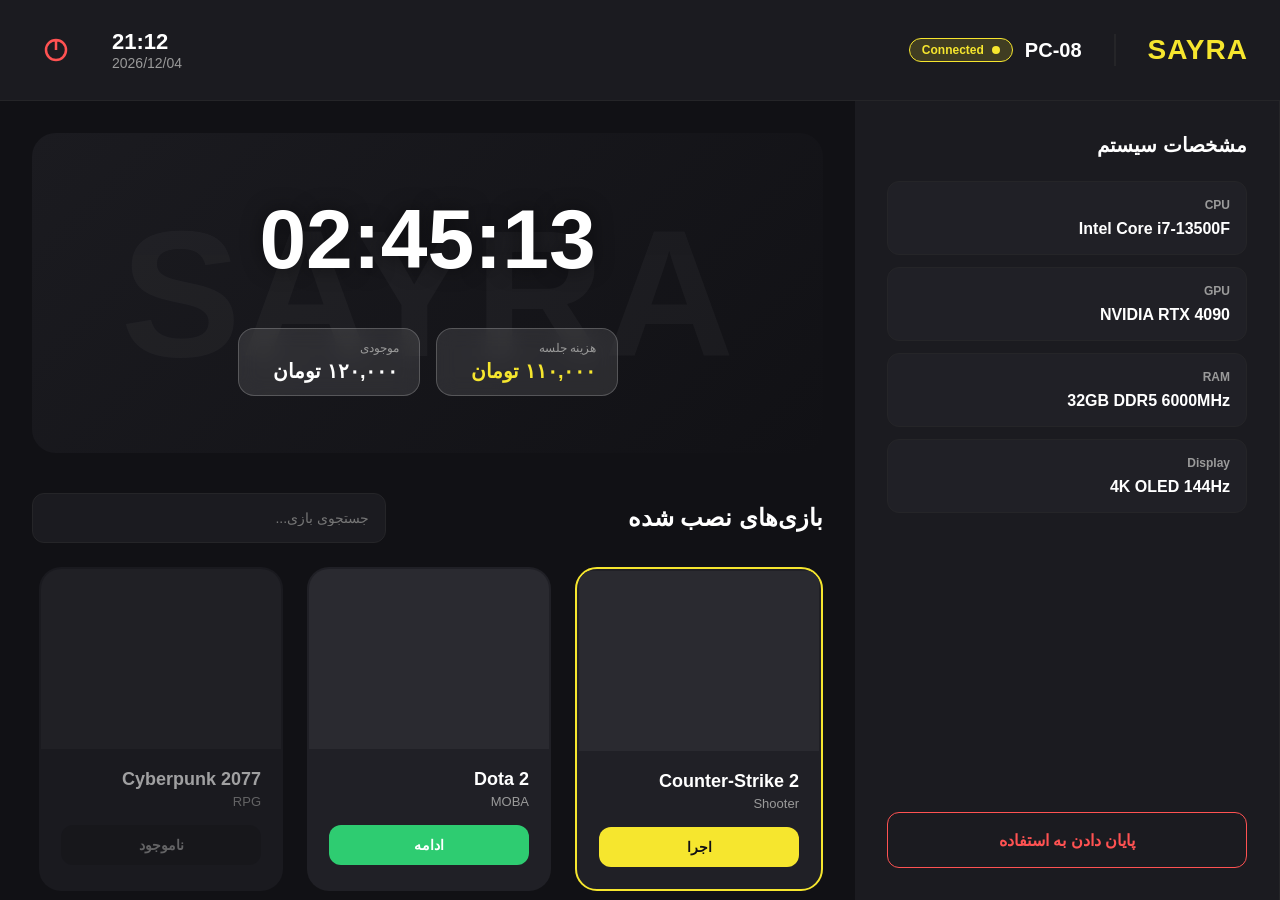
<file: ui_simulation/index.html>
<!DOCTYPE html>
<html lang="fa" dir="rtl">
<head>
    <meta charset="UTF-8">
    <meta name="viewport" content="width=device-width, initial-scale=1.0">
    <title>SAYRA Dashboard Simulation</title>
    <link rel="stylesheet" href="styles.css">
</head>
<body>
    <div class="app-container">
        <!-- Top Navigation -->
        <header class="top-nav">
            <div class="nav-left">
                <h1 class="logo">SAYRA</h1>
                <div class="divider"></div>
                <div class="pc-info">
                    <span class="pc-name">PC-08</span>
                    <div class="status-badge">
                        <span class="status-dot"></span>
                        <span class="status-text">Connected</span>
                    </div>
                </div>
            </div>
            <div class="nav-right">
                <div class="date-time">
                    <div class="time" id="current-time">14:30</div>
                    <div class="date" id="current-date">2023/10/27</div>
                </div>
                <button class="power-btn">
                    <svg viewBox="0 0 24 24" width="24" height="24"><path d="M12,2V12M12,2A10,10 0 1,1 2,12A10,10 0 0,1 12,2" fill="none" stroke="currentColor" stroke-width="2.5"/></svg>
                </button>
            </div>
        </header>

        <div class="main-layout">
            <!-- Right Sidebar -->
            <aside class="sidebar">
                <div class="sidebar-content">
                    <h3>مشخصات سیستم</h3>
                    <div class="spec-card">
                        <span class="spec-label">CPU</span>
                        <span class="spec-value">Intel Core i7-13500F</span>
                    </div>
                    <div class="spec-card">
                        <span class="spec-label">GPU</span>
                        <span class="spec-value">NVIDIA RTX 4090</span>
                    </div>
                    <div class="spec-card">
                        <span class="spec-label">RAM</span>
                        <span class="spec-value">32GB DDR5 6000MHz</span>
                    </div>
                    <div class="spec-card">
                        <span class="spec-label">Display</span>
                        <span class="spec-value">4K OLED 144Hz</span>
                    </div>
                </div>
                <button class="end-session-btn">پایان دادن به استفاده</button>
            </aside>

            <!-- Main Content -->
            <main class="content-area">
                <section class="hero-section">
                    <div class="hero-bg-text">SAYRA</div>
                    <div class="hero-content">
                        <div class="timer" id="session-timer">02:45:12</div>
                        <div class="info-cards">
                            <div class="glass-card">
                                <span class="card-label">هزینه جلسه</span>
                                <span class="card-value accent">۱۱۰,۰۰۰ تومان</span>
                            </div>
                            <div class="glass-card">
                                <span class="card-label">موجودی</span>
                                <span class="card-value">۱۲۰,۰۰۰ تومان</span>
                            </div>
                        </div>
                    </div>
                </section>

                <section class="games-section">
                    <div class="section-header">
                        <h2>بازی‌های نصب شده</h2>
                        <div class="search-box">
                            <input type="text" placeholder="جستجوی بازی...">
                        </div>
                    </div>
                    <div class="game-grid">
                        <!-- Game Card 1 -->
                        <div class="game-card selected">
                            <div class="game-cover" style="background-image: url('https://shared.fastly.steamstatic.com/store_apps/730/header.jpg');"></div>
                            <div class="game-details">
                                <h3 class="game-title">Counter-Strike 2</h3>
                                <span class="game-category">Shooter</span>
                                <button class="play-btn">اجرا</button>
                            </div>
                        </div>
                        <!-- Game Card 2 -->
                        <div class="game-card">
                            <div class="game-cover" style="background-image: url('https://shared.fastly.steamstatic.com/store_apps/570/header.jpg');"></div>
                            <div class="game-details">
                                <h3 class="game-title">Dota 2</h3>
                                <span class="game-category">MOBA</span>
                                <button class="play-btn continue">ادامه</button>
                            </div>
                        </div>
                        <!-- Game Card 3 -->
                        <div class="game-card unavailable">
                            <div class="game-cover" style="background-image: url('https://shared.fastly.steamstatic.com/store_apps/1091500/header.jpg');"></div>
                            <div class="game-details">
                                <h3 class="game-title">Cyberpunk 2077</h3>
                                <span class="game-category">RPG</span>
                                <button class="play-btn disabled" disabled>ناموجود</button>
                            </div>
                        </div>
                    </div>
                </section>
            </main>
        </div>
    </div>
    <script src="script.js"></script>
</body>
</html>
</file>
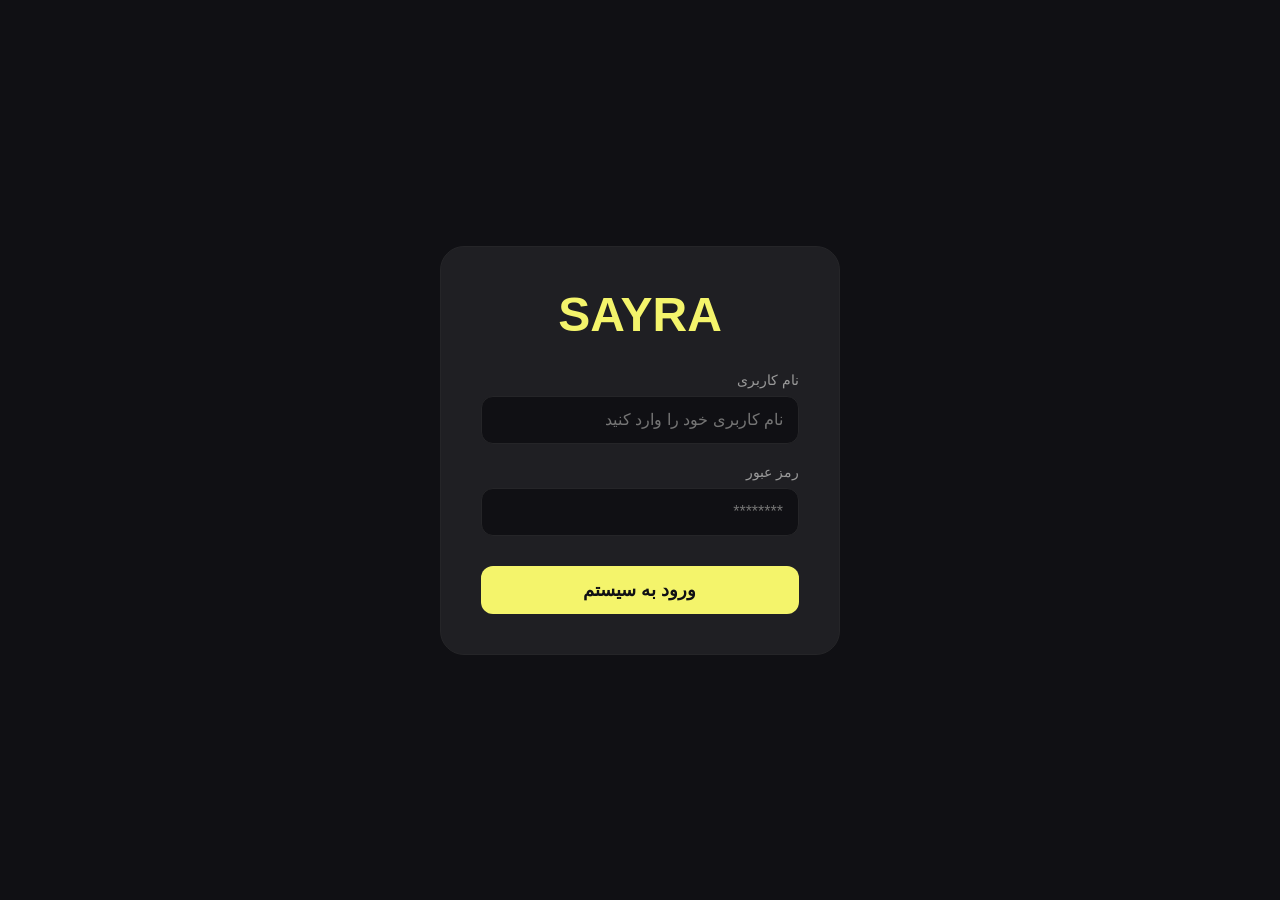
<file: ui_simulation/login.html>
<!DOCTYPE html>
<html lang="fa" dir="rtl">
<head>
    <meta charset="UTF-8">
    <meta name="viewport" content="width=device-width, initial-scale=1.0">
    <title>SAYRA Login Simulation</title>
    <link rel="stylesheet" href="style.css">
    <style>
        .login-container {
            display: flex;
            justify-content: center;
            align-items: center;
            height: 100vh;
            background-color: var(--color-bg);
        }
        .login-card {
            background-color: var(--color-secondary);
            padding: 40px;
            border-radius: 24px;
            width: 400px;
            border: 1px solid var(--color-border);
            text-align: center;
        }
        .login-logo {
            font-size: 48px;
            font-weight: bold;
            color: var(--color-primary);
            margin-bottom: 30px;
        }
        .input-group {
            margin-bottom: 20px;
            text-align: right;
        }
        .input-group label {
            display: block;
            margin-bottom: 8px;
            color: var(--color-white2);
            font-size: 14px;
        }
        .input-group input {
            width: 100%;
            height: 48px;
            background-color: var(--color-bg);
            border: 1px solid var(--color-border);
            border-radius: 12px;
            color: var(--color-white);
            padding: 0 15px;
            font-size: 16px;
        }
        .login-btn {
            width: 100%;
            height: 48px;
            background-color: var(--color-primary);
            color: var(--color-bg);
            border: none;
            border-radius: 12px;
            font-weight: bold;
            font-size: 18px;
            cursor: pointer;
            margin-top: 10px;
        }
    </style>
</head>
<body>
    <div class="login-container">
        <div class="login-card">
            <div class="login-logo">SAYRA</div>
            <div class="input-group">
                <label>نام کاربری</label>
                <input type="text" placeholder="نام کاربری خود را وارد کنید">
            </div>
            <div class="input-group">
                <label>رمز عبور</label>
                <input type="password" placeholder="********">
            </div>
            <button class="login-btn" onclick="location.href='index.html'">ورود به سیستم</button>
        </div>
    </div>
</body>
</html>
</file>
<file: ui_simulation/styles.css>
:root {
    --bg-primary: #111115;
    --bg-secondary: #1B1B20;
    --bg-card: #202026;
    --accent: #F6E62E;
    --text-primary: #FFFFFF;
    --text-secondary: #9A9A9A;
    --border: #252528;
    --red: #FF5252;
    --green: #2ECC71;
    --accent-50: rgba(246, 230, 46, 0.17);
    --glass: rgba(255, 255, 255, 0.1);
    --glass-border: rgba(255, 255, 255, 0.2);
}

* {
    margin: 0;
    padding: 0;
    box-box: border-box;
    font-family: 'Segoe UI', Tahoma, Geneva, Verdana, sans-serif;
}

body {
    background-color: var(--bg-primary);
    color: var(--text-primary);
    overflow: hidden;
    height: 100vh;
}

.app-container {
    display: flex;
    flex-direction: column;
    height: 100%;
}

/* Top Nav */
.top-nav {
    height: 100px;
    background-color: var(--bg-secondary);
    border-bottom: 1px solid var(--border);
    padding: 0 32px;
    display: flex;
    align-items: center;
    justify-content: space-between;
    z-index: 10;
}

.nav-left {
    display: flex;
    align-items: center;
}

.logo {
    color: var(--accent);
    font-size: 28px;
    font-weight: 900;
    letter-spacing: 1px;
}

.divider {
    width: 2px;
    height: 32px;
    background-color: var(--border);
    margin: 0 32px;
}

.pc-info {
    display: flex;
    align-items: center;
}

.pc-name {
    font-size: 20px;
    font-weight: bold;
    margin-left: 12px;
}

.status-badge {
    background-color: var(--accent-50);
    border: 1px solid var(--accent);
    padding: 4px 12px;
    border-radius: 16px;
    display: flex;
    align-items: center;
}

.status-dot {
    width: 8px;
    height: 8px;
    background-color: var(--accent);
    border-radius: 50%;
    margin-left: 8px;
}

.status-text {
    color: var(--accent);
    font-size: 12px;
    font-weight: bold;
}

.nav-right {
    display: flex;
    align-items: center;
}

.date-time {
    text-align: left;
    margin-left: 32px;
}

.time {
    font-size: 22px;
    font-weight: bold;
}

.date {
    font-size: 14px;
    color: var(--text-secondary);
}

.power-btn {
    width: 48px;
    height: 48px;
    background: transparent;
    border: none;
    color: var(--red);
    cursor: pointer;
    border-radius: 50%;
    transition: background 0.2s;
    display: flex;
    align-items: center;
    justify-content: center;
}

.power-btn:hover {
    background-color: rgba(255, 82, 82, 0.1);
}

/* Layout */
.main-layout {
    display: flex;
    flex: 1;
    overflow: hidden;
}

.content-area {
    flex: 1;
    padding: 32px;
    overflow-y: auto;
}

/* Hero Section */
.hero-section {
    height: 320px;
    border-radius: 24px;
    background: linear-gradient(135deg, #1B1B20 0%, #111115 100%);
    margin-bottom: 40px;
    position: relative;
    display: flex;
    align-items: center;
    justify-content: center;
    overflow: hidden;
}

.hero-bg-text {
    position: absolute;
    font-size: 180px;
    font-weight: 900;
    opacity: 0.03;
    pointer-events: none;
    user-select: none;
}

.hero-content {
    position: relative;
    text-align: center;
    z-index: 1;
}

.timer {
    font-size: 84px;
    font-weight: bold;
    text-shadow: 0 0 20px rgba(0,0,0,0.5);
}

.info-cards {
    display: flex;
    gap: 16px;
    margin-top: 40px;
    justify-content: center;
}

.glass-card {
    background: var(--glass);
    border: 1px solid var(--glass-border);
    padding: 12px 20px;
    border-radius: 16px;
    display: flex;
    flex-direction: column;
    align-items: flex-start;
    min-width: 140px;
    backdrop-filter: blur(10px);
}

.card-label {
    font-size: 12px;
    color: var(--text-secondary);
    margin-bottom: 4px;
}

.card-value {
    font-size: 20px;
    font-weight: bold;
}

.card-value.accent {
    color: var(--accent);
}

/* Games Section */
.section-header {
    display: flex;
    justify-content: space-between;
    align-items: center;
    margin-bottom: 24px;
}

.section-header h2 {
    font-size: 24px;
    font-weight: bold;
}

.search-box input {
    width: 320px;
    height: 48px;
    background-color: var(--bg-secondary);
    border: 1px solid var(--border);
    border-radius: 12px;
    padding: 0 16px;
    color: white;
    font-size: 14px;
}

.search-box input:focus {
    outline: none;
    border-color: var(--accent);
}

.game-grid {
    display: flex;
    flex-wrap: wrap;
    gap: 24px;
}

.game-card {
    width: 240px;
    background-color: var(--bg-card);
    border-radius: 22px;
    border: 2px solid transparent;
    overflow: hidden;
    transition: transform 0.2s, border-color 0.2s, box-shadow 0.2s;
    cursor: pointer;
}

.game-card:hover {
    transform: scale(1.02);
    border-color: var(--accent);
    box-shadow: 0 0 15px rgba(246, 230, 46, 0.2);
}

.game-card.selected {
    border-color: var(--accent);
    padding: 2px;
}

.game-cover {
    height: 180px;
    background-size: cover;
    background-position: center;
    background-color: #2A2A30;
}

.game-details {
    padding: 20px;
}

.game-title {
    font-size: 18px;
    font-weight: bold;
    margin-bottom: 4px;
    white-space: nowrap;
    overflow: hidden;
    text-overflow: ellipsis;
}

.game-category {
    font-size: 13px;
    color: var(--text-secondary);
    display: block;
    margin-bottom: 16px;
}

.play-btn {
    width: 100%;
    height: 40px;
    background-color: var(--accent);
    border: none;
    border-radius: 12px;
    color: #111115;
    font-weight: bold;
    font-size: 14px;
    cursor: pointer;
    transition: opacity 0.2s;
}

.play-btn:hover {
    opacity: 0.9;
}

.play-btn.continue {
    background-color: var(--green);
    color: white;
}

.play-btn.disabled {
    background-color: var(--bg-secondary);
    color: var(--text-secondary);
    cursor: not-allowed;
}

.game-card.unavailable {
    opacity: 0.6;
}

/* Sidebar */
.sidebar {
    width: 360px;
    background-color: var(--bg-secondary);
    border-right: 1px solid var(--border);
    padding: 32px;
    display: flex;
    flex-direction: column;
    justify-content: space-between;
}

.sidebar h3 {
    font-size: 20px;
    font-weight: bold;
    margin-bottom: 24px;
}

.spec-card {
    background-color: var(--bg-card);
    border: 1px solid var(--border);
    border-radius: 12px;
    padding: 16px;
    margin-bottom: 12px;
}

.spec-label {
    font-size: 12px;
    font-weight: bold;
    color: var(--text-secondary);
    display: block;
    margin-bottom: 8px;
}

.spec-value {
    font-size: 16px;
    font-weight: 600;
}

.end-session-btn {
    height: 56px;
    background: transparent;
    border: 1px solid var(--red);
    border-radius: 12px;
    color: var(--red);
    font-weight: bold;
    font-size: 16px;
    cursor: pointer;
    transition: background 0.2s, color 0.2s;
}

.end-session-btn:hover {
    background-color: var(--red);
    color: white;
}
</file>
<file: ui_simulation/style.css>
:root {
    --color-bg: #101014;
    --color-primary: #f4f46b;
    --color-primary2: #ffff3d;
    --color-white: #ffffff;
    --color-white2: #9A9A9A;
    --color-secondary: #1F1F23;
    --color-border: #252528;
    --color-primary50: rgba(244, 244, 107, 0.17); /* #2cf4f46b roughly */
    --color-dark50: rgba(16, 16, 20, 0.54); /* #8a101014 roughly */
    --color-red: #F46B6B;
}

* {
    box-sizing: border-box;
    margin: 0;
    padding: 0;
}

body {
    background-color: var(--color-bg);
    color: var(--color-white);
    font-family: 'Segoe UI', Tahoma, Geneva, Verdana, sans-serif;
    direction: rtl;
    overflow-x: hidden;
}

.container {
    display: flex;
    flex-direction: column;
    height: 100vh;
    width: 1280px;
    margin: 0 auto;
}

/* Header */
.header {
    height: 90px;
    display: flex;
    justify-content: space-between;
    align-items: center;
    padding: 0 24px;
}

.header-left {
    display: flex;
    align-items: center;
}

.logo {
    font-size: 24px;
    font-weight: bold;
    color: var(--color-primary);
}

.pc-status {
    margin-right: 40px;
    display: flex;
    align-items: center;
}

.pc-name {
    font-size: 18px;
    margin-left: 10px;
}

.status-badge {
    background-color: var(--color-primary50);
    border: 1px solid var(--color-primary2);
    color: var(--color-primary2);
    padding: 4px 12px;
    border-radius: 20px;
    font-size: 12px;
}

.header-right {
    display: flex;
    align-items: center;
}

.date-time {
    text-align: left;
    margin-left: 60px;
}

.time {
    font-size: 20px;
    font-weight: 600;
}

.date {
    font-size: 12px;
    color: var(--color-white2);
}

.power-btn {
    background: transparent;
    border: none;
    cursor: pointer;
}

/* Main Layout */
.main-layout {
    display: flex;
    flex: 1;
    overflow: hidden;
}

.main-content {
    flex: 1;
    padding: 24px;
    overflow-y: auto;
}

/* Hero Timer */
.hero-timer {
    height: 200px;
    position: relative;
    display: flex;
    justify-content: center;
    align-items: center;
    margin-bottom: 30px;
}

.hero-bg {
    font-size: 150px;
    font-weight: bold;
    color: var(--color-white);
    opacity: 0.05;
    position: absolute;
}

.timer-container {
    position: relative;
    text-align: center;
}

.timer-text {
    font-family: 'Black Ops One', cursive;
    font-size: 70px;
}

.info-cards {
    display: flex;
    justify-content: center;
    margin-top: 20px;
}

.info-card {
    background-color: var(--color-secondary);
    border-radius: 16px;
    height: 53px;
    padding: 0 16px;
    display: flex;
    align-items: center;
    margin-left: 20px;
}

.info-card:last-child {
    margin-left: 0;
}

.icon {
    width: 24px;
    height: 24px;
    background-color: var(--color-primary);
    border-radius: 50%;
    margin-left: 10px;
}

.card-text {
    display: flex;
    flex-direction: column;
    text-align: right;
}

.card-text .label {
    font-size: 10px;
    color: var(--color-white2);
}

.card-text .value {
    font-size: 14px;
    font-weight: 600;
}

/* Search Area */
.search-area {
    display: flex;
    justify-content: space-between;
    align-items: center;
    margin-bottom: 30px;
}

.search-box {
    width: 400px;
    height: 40px;
    background-color: var(--color-secondary);
    border: 1px solid var(--color-border);
    border-radius: 10px;
    color: var(--color-white);
    padding: 0 10px;
}

.section-title {
    font-size: 22px;
    font-weight: bold;
}

/* Games Grid */
.games-grid {
    display: flex;
    flex-wrap: wrap;
    gap: 20px;
}

.game-card {
    width: 240px;
    height: 276px;
    border-radius: 20px;
    position: relative;
    background-size: cover;
    background-position: center;
    overflow: hidden;
}

.card-overlay {
    position: absolute;
    top: 0;
    left: 0;
    right: 0;
    bottom: 0;
    background-color: var(--color-dark50);
}

.card-content {
    position: absolute;
    bottom: 0;
    width: 100%;
    padding: 18px;
}

.game-name {
    font-size: 16px;
    font-weight: 600;
}

.game-category {
    font-size: 12px;
    color: var(--color-white2);
    margin: 4px 0 12px 0;
}

.play-btn {
    width: 100%;
    height: 31px;
    background-color: var(--color-primary);
    color: var(--color-bg);
    border: none;
    border-radius: 15px;
    font-weight: bold;
    cursor: pointer;
}

.play-btn.unavailable {
    opacity: 0.6;
}

/* Sidebar */
.sidebar {
    width: 320px;
    border-right: 1px solid var(--color-border);
    padding: 24px;
    display: flex;
    flex-direction: column;
    justify-content: space-between;
}

.sidebar-header {
    font-size: 18px;
    font-weight: 600;
    margin-bottom: 15px;
}

.separator {
    border: none;
    height: 1px;
    background-color: var(--color-border);
    margin-bottom: 15px;
}

.detail-item {
    display: flex;
    align-items: center;
    margin-bottom: 15px;
}

.dot {
    width: 20px;
    height: 20px;
    background-color: var(--color-white2);
    border-radius: 50%;
    margin-left: 10px;
}

.end-session-btn {
    height: 50px;
    background-color: var(--color-secondary);
    color: var(--color-red);
    border: 1px solid #353535;
    border-radius: 12px;
    font-weight: bold;
    cursor: pointer;
}
</file>
